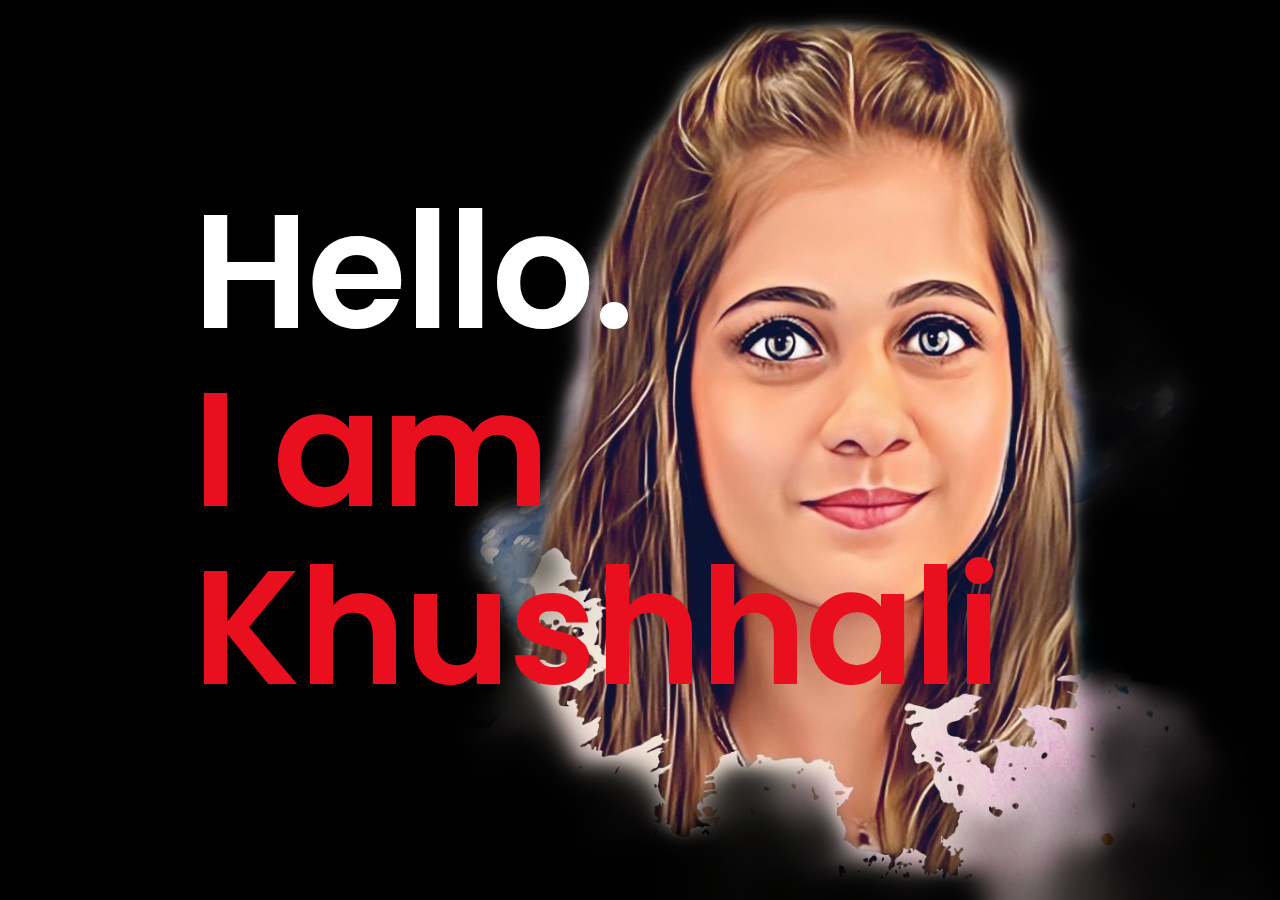
<file: index.html>
<!DOCTYPE html>
<html lang="en" class="no-js">

<head>

    <!-- Regular data -->
    <meta charset="utf-8">
    <meta content="text/html; charset=utf-8" http-equiv="Content-Type">

    <!-- Description -->
    <meta name="author" content="Khushhali Mehta" />
    <meta name="description" content="I design & build digital products." />
    <meta name="keywords"
        content="khushhali,mehta,khushhali mehta,portfolio,ux,ui,design,branding,experience,freelance,interface" />
    <meta name="Resource-type" content="Document" />
    <meta name="viewport" content="width=device-width, initial-scale=1">

    <!-- Title -->
    <title>Khushhali Mehta</title>

    <!-- Icons -->
    <link rel="icon" href="./assets/media/images/thumbnail.png" type="image/png" sizes="16x16">

    <!-- CSS -->
    <link href="./assets/css/style.css" rel="stylesheet" type="text/css">

    <!-- Toggle button mobile -->
    <script src="https://ajax.googleapis.com/ajax/libs/jquery/1.8.3/jquery.min.js"></script>
    <script type="text/javascript">
        $(document).ready(function () {
            $(".mobile-tap-area").click(function () {
                $(".toggle-mobile-first").toggle();
                $(".toggle-mobile-second").toggle();
            });
        });
    </script>

</head>

<body class="website-background-black">

    <div class="hide-mobile mobile-tap-area">
        <div class="max-width">
            <div class="vertical-center">
                <h1>
                    <div class="text-color-white hide-text-block">
                        <div class="animate toggle-mobile-first">Hello.</div>
                    </div>
                    <div class="text-color-red hide-text-block">
                        <div class="animate delay04 toggle-mobile-first">I am</div>
                    </div>
                    <div class="text-color-red hide-text-block">
                        <div class="animate delay08 toggle-mobile-first">Khushhali</div>
                    </div>
                </h1>
            </div>
        </div>
        <div class="tap-indication">Tap anywhere</div>
    </div>

    <div class="max-width">
        <div class="vertical-center">
            <h1>
                <div class="hide-text-block">
                    <a href="./pages/about.html">
                        <div class="animate text-color-white on-hover-40 hide-web label-hello "></div>
                        <div class="animate text-color-white on-hover-40 hide-mobile toggle-mobile-second">About</div>
                    </a>
                </div>
                <div class="hide-text-block">
                    <a href="./pages/work.html">
                        <div class="animate text-color-red on-hover-40 delay04 hide-web label-iam"></div>
                        <div class="animate text-color-red on-hover-40 delay04 hide-mobile toggle-mobile-second">Work
                        </div>
                    </a>
                </div>
                <div class="hide-text-block">
                    <a href="./pages/contact.html">
                        <div class="animate text-color-red on-hover-40 delay08 hide-web label-khushhali"></div>
                        <div class="animate text-color-red on-hover-40 delay08 hide-mobile toggle-mobile-second">Contact
                        </div>
                    </a>
                </div>
            </h1>
        </div>
    </div>
    <div class="bg-photo"></div>

</body>

</html>
</file>
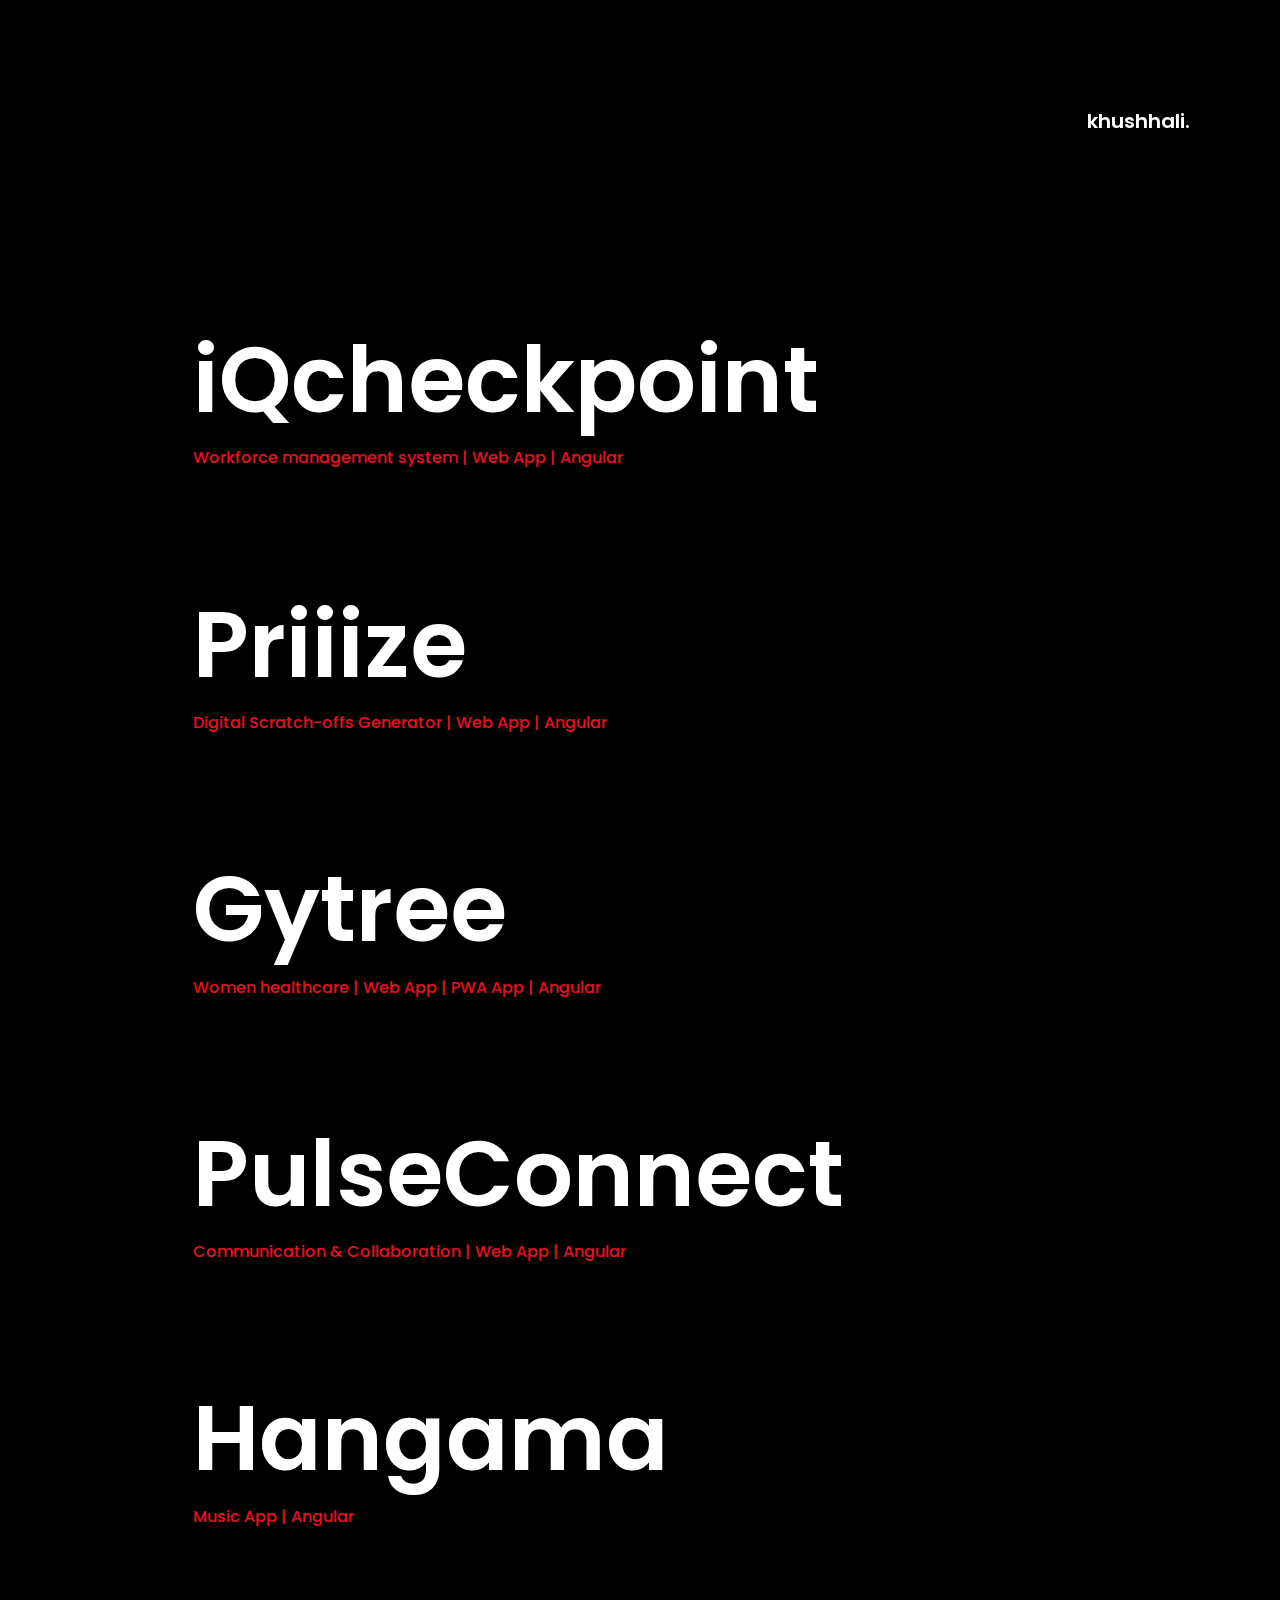
<file: pages/work.html>
<!DOCTYPE html>
<html lang="en" class="no-js">

<head>

    <!-- Regular data -->
    <meta charset="utf-8">
    <meta content="text/html; charset=utf-8" http-equiv="Content-Type">

    <!-- Description -->
    <meta name="author" content="Khushhali Mehta" />
    <meta name="description" content="I design & build digital products." />
    <meta name="keywords"
        content="khushhali,mehta,khushhali mehta,portfolio,ux,ui,design,branding,experience,freelance,interface" />
    <meta name="viewport" content="width=device-width, initial-scale=1">

    <!-- Title -->
    <title>Khushhali Mehta</title>

    <!-- Icons -->
    <link rel="icon" href="./assets/media/images/thumbnail.png" type="image/png" sizes="16x16">

    <!-- CSS -->
    <link href="../assets/css/style.css" rel="stylesheet" type="text/css">

    <!-- Toggle button mobile -->
    <script src="https://ajax.googleapis.com/ajax/libs/jquery/1.8.3/jquery.min.js"></script>
    <script type="text/javascript">
        $(document).ready(function () {
            $(".mobile-tap-area").click(function () {
                $(".toggle-mobile-first").toggle();
                $(".toggle-mobile-second").toggle();
            });
        });
    </script>

</head>

<body class="website-background-black">
    <div class="max-width">
        <div class="logo">
            <div class="logo-inner">
                <a href="../">
                    <div class="label-logo on-hover--40 text-color-white"></div>
                </a>
            </div>
        </div>
        <div class="top-bottom-margin animate">

            <a target="_blank" href="https://iqcheckpoint.com">
                <div class="on-hover-40 hide-text-block work-block">
                    <h2 class="text-color-white">iQcheckpoint</h2>
                    <p class="size-small text-color-red">Workforce management system | Web App | Angular</p>
                </div>
            </a>
            <a target="_blank" href="https://priiize.com">
                <div class="on-hover-40 hide-text-block work-block">
                    <h2 class="text-color-white">Priiize</h2>
                    <p class="size-small text-color-red">Digital Scratch-offs Generator | Web App | Angular</p>
                </div>
            </a>
            <a target="_blank" href="https://gytree.com">
                <div class="on-hover-40 hide-text-block work-block">
                    <h2 class="text-color-white">Gytree</h2>
                    <p class="size-small text-color-red">Women healthcare | Web App | PWA App | Angular</p>
                </div>
            </a>
            <!-- <a href="javascript:void(0);">
                <div class="on-hover-40 hide-text-block work-block">
                    <h2 class="text-color-white">GamifyWay</h2>
                    <p class="size-small text-color-red">Digital Game Generator | Web App | Angular</p>
                </div>
            </a> -->
            <a target="_blank" href="https://www.pulseconnect.io">
                <div class="on-hover-40 hide-text-block work-block">
                    <h2 class="text-color-white">PulseConnect</h2>
                    <p class="size-small text-color-red">Communication & Collaboration | Web App | Angular</p>
                </div>
            </a>
            <a target="_blank" href="https://www.hungama.com">
                <div clas="on-hover-40 hide-text-block work-block">
                    <h2 class="text-color-white">Hangama</h2>
                    <p class="size-small text-color-red">Music App | Angular</p>
                </div>
            </a>

        </div>
    </div>



</body>

</html>
</file>
<file: assets/css/style.css>
@font-face {
    font-family: 'Regular';
    src: url('../fonts/Poppins/Poppins-Light.ttf');
    src: url('../fonts/Poppins/Poppins-Light.ttf') format('truetype');
    font-weight: normal;
    font-style: normal;
}

@font-face {
    font-family: 'Semibold';
    src: url('../fonts/Poppins/Poppins-SemiBold.ttf');
    src: url('../fonts/Poppins/Poppins-SemiBold.ttf') format('truetype');
    font-weight: 600;
    font-style: normal;
}

@font-face {
    font-family: 'Medium';
    src: url('../fonts/Poppins/Poppins-Medium.ttf');
    src: url('../fonts/Poppins/Poppins-Medium.ttf') format('truetype');
    font-weight: 500;
    font-style: normal;
}

html,
body,
div,
span,
applet,
object,
iframe,
h1,
h2,
h3,
h4,
h5,
h6,
p,
blockquote,
pre,
a,
abbr,
acronym,
address,
big,
cite,
code,
del,
dfn,
em,
img,
ins,
kbd,
q,
s,
samp,
small,
strike,
strong,
sub,
sup,
tt,
var,
b,
u,
i,
center,
dl,
dt,
dd,
ol,
ul,
li,
fieldset,
form,
label,
legend,
table,
caption,
tbody,
tfoot,
thead,
tr,
th,
td,
article,
aside,
canvas,
details,
embed,
figure,
figcaption,
footer,
header,
hgroup,
menu,
nav,
output,
ruby,
section,
summary,
time,
mark,
audio,
video {
    margin: 0;
    padding: 0;
    border: 0;
    font-size: 100%;
    font: inherit;
    vertical-align: baseline;
}

html,
body {
    -webkit-font-smoothing: antialiased;
    -moz-osx-font-smoothing: grayscale;
    font-smoothing: antialiased;
    text-rendering: optimizeLegibility;
    padding: 0;
    margin: 0;
    font-size: calc(1em + 1vw);
}

/*	=====================================================================
									GENERAL							
	===================================================================== */

::selection {
    color: rgba(255, 255, 255, .99);
    background: rgba(0, 0, 0, .99);
}

::-moz-selection {
    color: rgba(255, 255, 255, .99);
    background: rgba(0, 0, 0, .99);
}

/* ------ Backgrounds ------ */
.website-background-black {
    background: #000000;
}

.website-background-white {
    background: #ffffff;
}

/* ------ Colors ------ */
.text-color-white {
    color: #ffffff;
}

.text-color-red {
    color: #ea0f1e;
}

.text-color-black {
    color: #000000;
}

.text-color-gray {
    color: #888888;
}

/* ------ Text styles ------ */
.underline {
    text-decoration: underline;
}

.hide-text-block {
    position: relative;
    display: block;
    overflow: hidden;
}

h1 {
    font-family: 'Semibold';
    position: fixed;
    line-height: 110%;
    letter-spacing: -2px;
    font-size: 3.2em;
    /* general fallback */
    font-size: 18vm;
    /* IE9 fallback */
    /*     font-size: 19vmin; */
    font-size: 18vmin;

}

@media screen and (max-width: 767px) {
    h1 {
        line-height: 130%;
    }
}

h2 {
    font-family: 'Semibold';
    line-height: 140%;
    font-size: 100px;
    font-size: 2.222em;
}

h3 {
    font-family: 'Medium';
    line-height: 120%;
    font-size: 64px;
    /* font-size: 1.780em; */
}

h4 {
    font-family: 'Semibold';
    line-height: 140%;
    font-size: 48px;
    font-size: 40px;
    margin: 16vh 0 4vh 0;
    margin: 24vh 0 4vh 0;
}

@media screen and (max-width: 767px) {
    h4 {
        font-size: 30px;
    }
}

h5 {
    font-family: 'Semibold';
    line-height: 140%;
    font-size: 36px;
    font-size: 30px;
    margin: 12vh 0 5vh 0;
    margin: 12vh 0 3vh 0;


}

@media screen and (max-width: 767px) {
    h5 {
        font-size: 20px;
    }
}

h6 {
    font-family: "Semibold";
    line-height: 140%;
    font-size: 24px;
    margin: 8vh 0 2vh 0;
}


/* ------ paragraph styling ------ */

p {
    line-height: 170%;
    font-family: 'Regular';
    font-size: 18px;
    margin-bottom: 3vh;
}

p.size-small {
    font-family: "Medium";
    font-size: 16px;
    margin-bottom: 0;
}

@media screen and (max-width: 767px) {
    p.size-small {
        font-size: 14px;
    }
}

.size-medium {
    line-height: 180%;
    font-size: 20px;
}

.size-large {
    line-height: 160%;
    font-size: 24px;
    margin-bottom: 4vh;
}

b {
    font-family: "Medium";
}

i {
    font-style: italic;
}


/* ------ List ------ */
ul {
    line-height: 180%;
    font-family: 'Regular';
    font-size: 18px;
    margin-bottom: 5vh;
}

li {
    margin-left: 3vh;
}


blockquote {
    line-height: 170%;
    font-family: 'Regular';
    font-size: 18px;
    /* 	font-style:italic; */
    color: #666666;
    margin: 6vmin 0;
    padding: 10px 20px 10px 30px;
    border-left: 4px solid #dddddd;
}



/* ------ Links ------ */
a,
a:after,
a:visited {
    text-decoration: none;
    cursor: pointer;
    color: #000000;
}


a.text-color-white,
a.text-color-white:after,
a.text-color-white:visited {
    color: #ffffff;
}

a.text-color-red,
a.text-color-red:after,
a.text-color-red:visited {
    color: #ea0f1e;
}

/* ------ Hover states ------ */
.on-hover-40,
.on-hover--40 {
    transition: all .4s cubic-bezier(0.2, 0.6, 0.2, 1);
}

.on-hover-40:hover {
    margin-left: 40px;
    transition: all .4s cubic-bezier(0.2, 0.6, 0.2, 1);
}

.on-hover--40:hover {
    margin-left: -40px;
    transition: all .4s cubic-bezier(0.2, 0.6, 0.2, 1);
}

@media screen and (max-width: 767px) {
    .on-hover-40:hover {
        margin-left: 0px;
    }

    .on-hover--40:hover {
        margin-left: 0px;
    }
}

/* ------ Media ------ */
img {
    max-width: 100%;
    max-height: 100%;
    pointer-events: none !important;
}

video {
    display: block;
    max-width: 100%;
    height: auto;
}

/* ------ Hide .lazy elements if JavaScript is off ------ */
.no-js .lazy {
    display: none;
}

/* ------ Grid ------ */
.top-bottom-margin {
    margin: 40vh 0 20vh 0;
    margin: 35vh 0 20vh 0;
    margin: 35vh 0 30vh 0;
}

.max-width {
    max-width: 68%;
    max-width: 21.5em;
    margin: 0 auto;
}

@media screen and (max-width: 767px) {
    .max-width {
        max-width: 100%;
        max-width: 86%;
    }
}

/* ------ Logo ------ */
.logo {
    float: right;
}

.logo-inner {
    position: fixed;
    top: 10%;
    z-index: 999;
}

@media screen and (max-width: 767px) {
    .logo-inner {
        top: 5%;
        left: 75%;
    }
}

.label-logo:after {
    font-family: "Semibold";
    font-size: 20px;
    content: "khushhali.";
}

.label-logo:hover:after {
    content: "khushhali.works";
    white-space: nowrap;
}

@media screen and (max-width: 767px) {
    .label-logo:hover:after {
        content: "khushhali.";
    }
}

.label-logo {
    -webkit-animation: fadelogo .6s cubic-bezier(0.2, 0.6, 0.2, 1);
    -moz-animation: fadelogo .6s cubic-bezier(0.2, 0.6, 0.2, 1);
    animation: fadelogo .6s cubic-bezier(0.2, 0.6, 0.2, 1);
    -webkit-animation-fill-mode: backwards;
    -moz-animation-fill-mode: backwards;
    animation-fill-mode: backwards;
}

@-webkit-keyframes fadelogo {
    0% {
        -webkit-transform: translateY(10vh);
    }

    100% {
        -webkit-transform: translateY(0vh);
    }
}

@keyframes fadelogo {
    0% {
        opacity: 0;
        transform: translateY(10vh);
    }

    100% {
        opacity: 1;
        transform: translateY(0vh);
    }
}

/* ------ Reading position ------ */
.rpi-progress-bar {
    box-sizing: border-box;
    position: fixed;
    width: 100%;
    top: 0;
    left: 0;
    padding-bottom: 20px;
    z-index: 1;
}

.rpi-progress-bar__position {
    box-sizing: inherit;
    height: 4px;
    /* control the height of the progress bar */
    width: 100%;
    background-color: #D1001D;
    -webkit-transform-origin: 0 50%;
    transform-origin: 0 50%;
    -webkit-transition: -webkit-transform 50ms;
    transition: -webkit-transform 50ms;
    transition: transform 50ms;
    transition: transform 50ms, -webkit-transform 50ms;
    -webkit-transform: scaleX(0);
    transform: scaleX(0);
    will-change: transform;
    position: relative;
}




/*	=====================================================================
									HOMEPAGE							
	===================================================================== */


.vertical-center {
    position: absolute;
    height: 100%;
    display: -webkit-flex;
    /* Safari */
    display: flex;
    -webkit-align-items: center;
    /* Safari */
    align-items: center;
}

.label-hello:after {
    content: "Hello.";
}

.label-hello:hover:after {
    content: "About";
}

.label-iam:after {
    content: "I am";
}

.label-iam:hover:after {
    content: "Work";
}

.label-khushhali:after {
    content: "Khushhali";
}

.label-khushhali:hover:after {
    content: "Contact";
}

.label-error:after {
    content: "Oops!";
}

.label-error:hover:after {
    content: "Home";
}

.animate {
    -webkit-animation: animate .6s cubic-bezier(0.2, 0.6, 0.2, 1);
    -moz-animation: animate .6s cubic-bezier(0.2, 0.6, 0.2, 1);
    animation: animate .6s cubic-bezier(0.2, 0.6, 0.2, 1);
    -webkit-animation-fill-mode: backwards;
    -moz-animation-fill-mode: backwards;
    animation-fill-mode: backwards;
}


@-webkit-keyframes animate {
    0% {
        opacity: 0;
        -webkit-transform: translateY(100%);
    }

    100% {
        opacity: 1;
        -webkit-transform: translateY(0%);
    }
}

@keyframes animate {
    0% {
        opacity: 0;
        transform: translateY(30vh);
    }

    /* WORK ON THISSS! */
    /* 	0% {transform: translateY(100%);} */
    100% {
        opacity: 1;
        transform: translateY(0%);
    }
}

/* ------ Delays ------ */
.delay02 {
    -webkit-animation-delay: .2s;
    animation-delay: .2s;
}

.delay04 {
    -webkit-animation-delay: .4s;
    animation-delay: .4s;
}

.delay06 {
    -webkit-animation-delay: .6s;
    animation-delay: .6s;
}

.delay08 {
    -webkit-animation-delay: .8s;
    animation-delay: .8s;
}

.delay10 {
    -webkit-animation-delay: 1s;
    animation-delay: 1s;
}

.delay12 {
    -webkit-animation-delay: 1.2s;
    animation-delay: 1.2s;
}

/* ------ Background photo ------ */
.bg-photo {
    z-index: -9;
    position: fixed;
    top: 0;
    right: 0;
    bottom: 0;
    left: 35%;
    background-image: url(../media/images/cover-img.png);
    background-repeat: no-repeat;
    -webkit-background-size: cover;
    -moz-background-size: cover;
    -o-background-size: cover;
    background-size: cover;

    -webkit-animation: bg-photo 1.2s cubic-bezier(.5, .6, .6, 1);
    -moz-animation: bg-photo 1.2s cubic-bezier(.5, .6, .6, 1);
    animation: bg-photo 1.2s cubic-bezier(.5, .6, .6, 1);
    -webkit-animation-fill-mode: backwards;
    -moz-animation-fill-mode: backwards;
    animation-fill-mode: backwards;
}

@media screen and (max-width: 767px) {
    .bg-photo {
        -webkit-animation: bg-photo .6s cubic-bezier(.5, .6, .6, 1);
        -moz-animation: bg-photo .6s cubic-bezier(.5, .6, .6, 1);
        animation: bg-photo .6s cubic-bezier(.5, .6, .6, 1);
    }
}

@-webkit-keyframes bg-photo {
    0% {
        opacity: 0;
        transform: scale(1.1);
    }

    100% {
        opacity: 1;
        transform: scale(1);
    }
}

@keyframes bg-photo {
    0% {
        opacity: 0;
        transform: scale(1.1);
    }

    100% {
        opacity: 1;
        transform: scale(1);
    }
}

@media screen and (max-width:480px) {
    .bg-photo {
        left: -8%;
    }
}


/*	=====================================================================
							HOMEPAGE MOBILE							
	===================================================================== */


@media screen and (min-width: 768px) {
    .hide-mobile {
        display: none;
    }
}

@media screen and (max-width: 767px) {
    .hide-web {
        display: none;
    }

    .toggle-mobile-second {
        display: none;
    }

    .mobile-tap-area {
        background: transparent;
        position: absolute;
        width: 100%;
        height: 100%;
    }

    .tap-indication {
        text-align: center;
        width: 100%;
        font-family: "Medium";
        color: #ffffff;
        position: fixed;
        bottom: 4%;
        font-size: 0.6em;
        /* general fallback */
        font-size: 3.6vm;
        /* IE9 fallback */
        font-size: 3.6vmin;
        animation: bounce 1s infinite alternate;

        -webkit-animation: bounce .5s cubic-bezier(.5, .6, .6, 1) infinite alternate;
        -moz-animation: bounce .5s cubic-bezier(.5, .6, .6, 1) infinite alternate;
        animation: bounce .5s cubic-bezier(.5, .6, .6, 1) infinite alternate;
    }

    @keyframes bounce {
        from {
            transform: translateY(0px);
        }

        to {
            transform: translateY(-8px);
        }
    }

    @-webkit-keyframes bounce {
        from {
            transform: translateY(0px);
        }

        to {
            transform: translateY(-8px);
        }
    }
}


/*	=====================================================================
							ABOUT AND CONTACT					
	===================================================================== */

.max-width-left-70 {
    max-width: 70%;
}

@media screen and (max-width: 767px) {
    .max-width-left-70 {
        max-width: 100%;
    }
}


/* ------ Copy email to clipboard ------ */
.label-email {
    cursor: pointer;
}

.label-email:after {
    content: "k4khushhali@gmail.com";
}

.label-email:hover:after {
    content: "Copy to clipboard";
}

.label-email:hover:active:after {
    content: "Email copied";
}

@media screen and (max-width: 767px) {
    .label-email:hover:after {
        content: "Copied to clipboard";
    }
}



/*	=====================================================================
								WORK LIST							
	===================================================================== */

.work-block {
    margin: 12vh 0;
}

@media screen and (max-width: 767px) {
    .work-block {
        margin-top: 10vh 0;
    }
}

/*	=====================================================================
								PROJECT PAGE							
	===================================================================== */


.block-image-overflow {
    width: 100%;
    overflow: hidden;
}


.hero-image {
    width: 100vw;
    height: 90vh;
    overflow: hidden;
    margin: 30vh 0;
}

@media screen and (max-width: 767px) {
    .hero-image {
        margin: 20vh 0;
    }
}

.hero-image img {
    width: 100%;
    height: 100vh;
    object-fit: cover;
}

@media screen and (max-width: 767px) {
    .hero-image img {
        background-position: right bottom;
    }
}

.max-width-70 {
    max-width: 70%;
    margin: 0 auto;
}

@media screen and (max-width: 767px) {
    .max-width-70 {
        max-width: 100%;
        margin: auto;
    }
}


.links a {
    display: block;
    margin: 4vh 0;
    font-family: "Medium";
    font-size: 19px;
}



.images {
    margin: 8vh 0;
}

@media screen and (max-width: 767px) {
    .images {
        margin: 4vh 0;
    }
}

.images img {
    margin: 4vh 0;
}

@media screen and (max-width: 767px) {
    .images img {
        margin: 2vh 0;
    }
}


.video {
    margin: 8vh 0;
}

@media screen and (max-width: 767px) {
    .video {
        margin: 4vh 0;
    }
}


/* iPhone video container */
.iphone-video {
    width: 100%;
    height: 80vh;
    display: -webkit-flex;
    /* Safari */
    display: flex;
    -webkit-align-items: center;
    /* Safari */
    align-items: center;
    position: relative;
}

.iphone-notch {
    background-image: url(devices-iphone-notch.png);
    background-repeat: no-repeat;
    background-size: contain;
    background-position: center;
    height: 20%;
    width: 100%;
    position: absolute;
    z-index: 1;
    margin-top: -17%;

}

.iphone-mask {
    -moz-border-radius: 28px;
    -webkit-border-radius: 28px;
    border-radius: 28px;
    overflow: hidden;
    position: relative;
    margin: 0 auto;
    height: 70vh;
}

.iphone-video video {
    width: auto;
    height: 70vh;
}

.devices-iphone {
    background-image: url(devices-iphone.png);
    background-repeat: no-repeat;
    background-size: contain;
    background-position: center;
    height: 100%;
    width: 100%;
    position: absolute;
    z-index: -1;
}

@media screen and (max-width: 767px) {
    .iphone-video {
        height: 60vh;
    }

    .iphone-mask {
        -moz-border-radius: 18px;
        -webkit-border-radius: 18px;
        border-radius: 18px;
        height: 52vh;
    }

    .iphone-video video {
        height: 52vh;
    }
}
</file>
